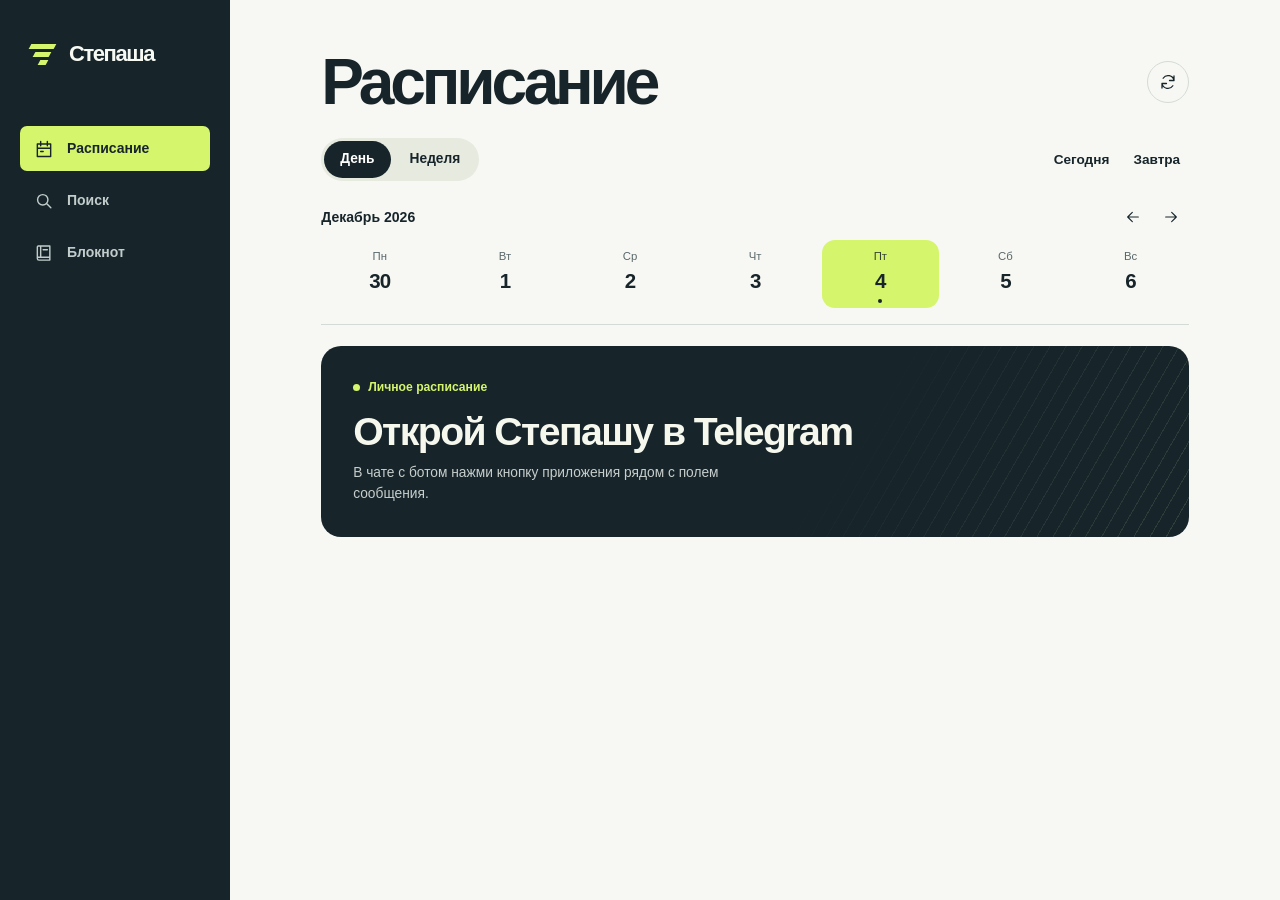
<file: miniapp/index.html>
<!doctype html>
<html lang="ru">
<head>
  <meta charset="utf-8">
  <meta name="viewport" content="width=device-width,initial-scale=1,viewport-fit=cover">
  <meta name="theme-color" content="#17252b">
  <title>Степаша · Расписание</title>
  <link rel="icon" href="./stepasha-avatar.jpg">
  <link rel="stylesheet" href="./shell.css?v=board1">
  <link rel="stylesheet" href="./agenda.css?v=board1">
  <link rel="stylesheet" href="./notebook.css?v=board1">
  <script defer src="https://telegram.org/js/telegram-web-app.js"></script>
  <script defer src="./shell.js?v=kemtip"></script>
  <script defer src="./agenda.js?v=group2"></script>
  <script defer src="./notebook.js?v=calendar1"></script>
</head>
<body>
  <a class="skip-link" href="#screen">К содержимому</a>
  <div class="layout">
    <header class="mast">
      <div class="identity">
        <span class="signet" aria-hidden="true"><i></i><i></i><i></i></span>
        <span class="wordmark">Степаша</span>
      </div>
      <nav class="destinations" aria-label="Основные разделы">
        <button type="button" data-route="day" aria-current="page"><span data-icon="calendar"></span>Расписание</button>
        <button type="button" data-route="search"><span data-icon="search"></span>Поиск</button>
        <button type="button" data-route="notebook"><span data-icon="book"></span>Блокнот</button>
      </nav>
      <div class="school" hidden><span class="school-dot" aria-hidden="true"></span><span id="school-name"></span></div>
    </header>
    <main id="screen" tabindex="-1">
      <p class="boot">Открываем расписание…</p>
      <noscript>Для просмотра расписания включи JavaScript.</noscript>
    </main>
  </div>
  <div id="notice" class="notice" role="status" aria-live="polite"></div>
</body>
</html>
</file>
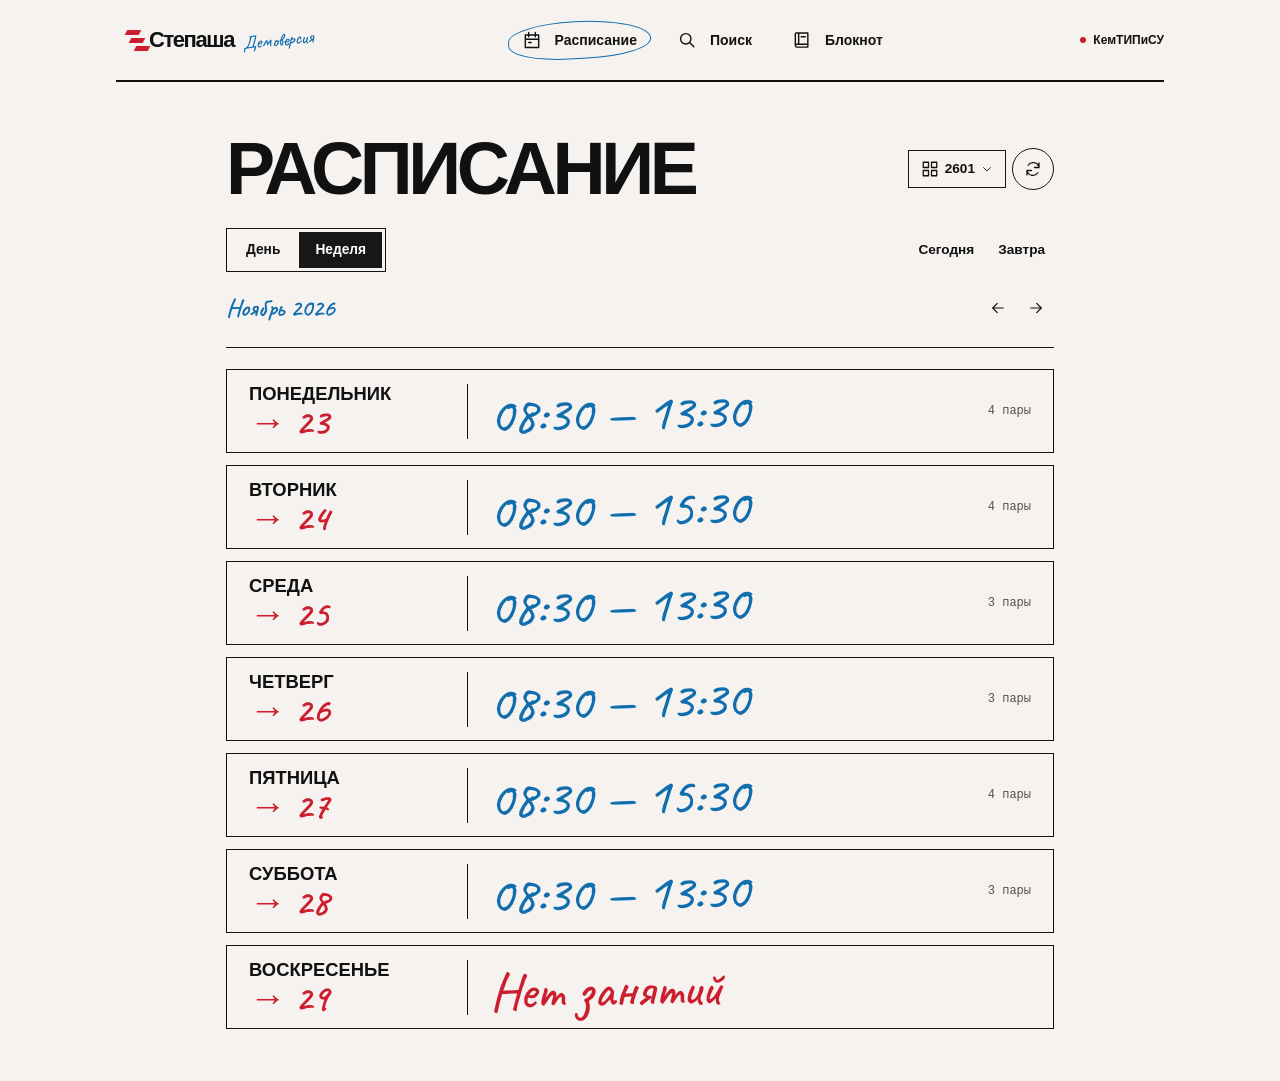
<file: miniapp/trial/index.html>
<!doctype html>
<html lang="ru">
<head>
  <meta charset="utf-8">
  <meta name="viewport" content="width=device-width,initial-scale=1,viewport-fit=cover">
  <meta name="theme-color" content="#17252b">
  <title>Степаша · Расписание</title>
  <link rel="icon" href="../stepasha-avatar.jpg">
  <link rel="stylesheet" href="../shell.css?v=board1">
  <link rel="stylesheet" href="../agenda.css?v=board1">
  <link rel="stylesheet" href="../notebook.css?v=board1">
  <link rel="stylesheet" href="./planner.css">
  <script defer src="./preview.js"></script>
  <script defer src="https://telegram.org/js/telegram-web-app.js"></script>
  <script defer src="../shell.js?v=kemtip"></script>
  <script defer src="../agenda.js?v=group2"></script>
  <script defer src="../notebook.js?v=calendar1"></script>
</head>
<body class="trial">
  <a class="skip-link" href="#screen">К содержимому</a>
  <div class="layout">
    <header class="mast">
      <div class="identity">
        <span class="signet" aria-hidden="true"><i></i><i></i><i></i></span>
        <span class="wordmark">Степаша</span>
      </div>
      <nav class="destinations" aria-label="Основные разделы">
        <button type="button" data-route="day" aria-current="page"><span data-icon="calendar"></span>Расписание</button>
        <button type="button" data-route="search"><span data-icon="search"></span>Поиск</button>
        <button type="button" data-route="notebook"><span data-icon="book"></span>Блокнот</button>
      </nav>
      <div class="school" hidden><span class="school-dot" aria-hidden="true"></span><span id="school-name"></span></div>
    </header>
    <main id="screen" tabindex="-1">
      <p class="boot">Открываем расписание…</p>
      <noscript>Для просмотра расписания включи JavaScript.</noscript>
    </main>
  </div>
  <div id="notice" class="notice" role="status" aria-live="polite"></div>
</body>
</html>
</file>
<file: miniapp/shell.css>
:root {
  color-scheme: light;
  --paper: #f7f8f3;
  --surface: #ffffff;
  --ink: #17252b;
  --navy: #17252b;
  --muted: #59676b;
  --line: #d4dbd6;
  --accent: #d5f56c;
  --mono: ui-monospace, "SFMono-Regular", Consolas, monospace;
  --gutter: clamp(16px, 5vw, 46px);
  font: 16px/1.5 Inter, -apple-system, BlinkMacSystemFont, "Segoe UI", sans-serif;
  color: var(--ink);
  background: var(--paper);
}
* { box-sizing: border-box; }
[hidden] { display: none !important; }
body { margin: 0; }
button, select, input, textarea { font: inherit; color: inherit; }
button { cursor: pointer; touch-action: manipulation; }
button:disabled { cursor: default; }
h1, h2, h3, p { margin: 0; }
:focus-visible { outline: 3px solid #377fcb; outline-offset: 3px; }
.skip-link { position: fixed; z-index: 30; top: 6px; left: 8px; padding: 8px; background: white; transform: translateY(-160%); }
.skip-link:focus { transform: none; }
.layout { min-height: 100vh; min-height: 100dvh; }
.mast {
  display: grid;
  grid-template: "brand school" auto "nav nav" auto / 1fr auto;
  align-items: center;
  gap: 13px 8px;
  color: #f7faf3;
  background: var(--navy);
  padding: calc(14px + env(safe-area-inset-top)) max(var(--gutter), env(safe-area-inset-right)) 0 max(var(--gutter), env(safe-area-inset-left));
}
.identity { grid-area: brand; display: inline-flex; align-items: center; gap: 9px; }
.wordmark { font-size: 22px; line-height: 1; letter-spacing: -.065em; font-weight: 800; }
.signet { display: flex; flex-flow: column; justify-content: center; gap: 3px; width: 30px; height: 32px; }
.signet i { display: block; height: 5px; width: 25px; transform: skewX(-28deg); background: var(--accent); }
.signet i:nth-child(2) { width: 16px; margin-left: 4px; }
.signet i:nth-child(3) { width: 8px; margin-left: 9px; }
.school { grid-area: school; display: flex; align-items: center; gap: 7px; min-width: 0; font-size: 12px; font-weight: 600; color: #d3d9d7; }
.school-dot { width: 6px; height: 6px; border-radius: 50%; flex: none; background: var(--accent); }
.destinations { grid-area: nav; display: grid; grid-template-columns: 1.2fr 1fr 1fr; gap: 4px; }
.destinations button {
  display: inline-flex; justify-content: center; align-items: center; gap: 7px; min-height: 44px; min-width: 0;
  padding: 5px 0 7px; color: #c2cccb; font-size: 14px; font-weight: 600;
  background: none; border: 0; border-bottom: 3px solid transparent;
}
.destinations button[aria-current="page"] { border-color: var(--accent); color: var(--accent); }
.destinations button:hover { color: white; }
.destinations [data-icon] { display: inline-flex; }
.icon { width: 20px; height: 20px; flex: none; vertical-align: middle; }
#screen { width: 100%; max-width: 960px; min-width: 0; margin-inline: auto; padding: clamp(22px, 4vw, 48px) max(var(--gutter), env(safe-area-inset-right)) calc(40px + env(safe-area-inset-bottom)) max(var(--gutter), env(safe-area-inset-left)); overflow-wrap: anywhere; }
#screen:focus { outline: none; }
.boot { color: var(--muted); }
.notice { position: fixed; z-index: 10; left: 50%; bottom: calc(16px + env(safe-area-inset-bottom)); width: max-content; max-width: calc(100% - 32px); border-radius: 8px; color: white; background: var(--navy); pointer-events: none; }
.notice:not(:empty) { padding: 10px 16px; box-shadow: 0 3px 18px #13252c26; }
.notice { transform: translateX(-50%); }
@media (max-width: 879px) and (min-height: 480px) {
  /* The brand scrolls away. Only the section switcher stays within reach. */
  .mast { position: sticky; top: -59px; z-index: 4; }
  html { scroll-padding-top: calc(56px + env(safe-area-inset-top)); }
}
@media (max-width: 350px) {
  .destinations button { font-size: 13px; gap: 5px; }
  .destinations .icon { width: 16px; height: 16px; }
}
@media (min-width: 880px) {
  .layout { display: grid; grid-template-columns: clamp(204px, 18vw, 264px) minmax(0,1fr); align-items: start; }
  .mast { position: sticky; top: 0; height: 100vh; height: 100dvh; grid-template: "brand" auto "nav" 1fr "school" auto / 1fr; align-items: start; gap: 56px; padding: 38px 20px 30px; }
  .identity { margin-inline: 10px; }
  .destinations { display: flex; flex-direction: column; gap: 7px; }
  .destinations button { justify-content: flex-start; padding: 12px 14px; border: 0; border-radius: 7px; gap: 13px; }
  .destinations button[aria-current="page"] { color: var(--ink); background: var(--accent); }
  .school { margin-inline: 10px; border-top: 1px solid #435157; padding-top: 15px; }
}
@media (prefers-reduced-motion: reduce) {
  *, *::before, *::after { animation-duration: .001ms !important; transition-duration: .001ms !important; scroll-behavior: auto !important; }
}
</file>
<file: miniapp/agenda.css>
.ag {
  --ag-soft: #e7eadf;
  --ag-active: #34442e;
  --ag-focus: #51760d;
  min-width: 0;
  color: var(--ink);
}
.ag h1, .ag h2, .ag h3, .ag h4, .ag p { margin: 0; }
.ag button, .ag select, .ag input, .ag textarea { font: inherit; }
.ag button, .ag select { cursor: pointer; }
.ag button { color: inherit; }
.ag svg { flex: none; width: 18px; height: 18px; }
.ag button:focus-visible, .ag input:focus-visible, .ag textarea:focus-visible,
.ag summary:focus-visible, .ag-group:focus-within {
  outline: 2px solid var(--ag-focus); outline-offset: 3px;
}
.ag-heading, .ag-heading-tools, .ag-selector-row, .ag-month, .ag-month-nav,
.ag-subhead, .ag-back, .ag-jump, .ag-retry, .ag-action, .ag-group, .ag-segments { display: flex; align-items: center; }
.ag-heading { justify-content: space-between; gap: 12px; flex-wrap: wrap; }
.ag-heading h1 { font-size: clamp(2.1rem, 5.6vw, 4rem); letter-spacing: -.065em; font-weight: 760; line-height: 1.07; }
.ag-heading-tools { gap: 6px; min-width: 0; max-width: 100%; }
.ag-group { position: relative; gap: 6px; max-width: 190px; background: var(--surface); border: 1px solid var(--line); border-radius: 999px; padding: 8px 12px; font-size: .85rem; font-weight: 600; }
.ag-group span { white-space: nowrap; text-overflow: ellipsis; overflow: hidden; }
.ag-group svg:last-of-type { width: 12px; height: 12px; transform: rotate(90deg); }
.ag-group select { position: absolute; inset: 0; opacity: 0; width: 100%; }
.ag button.ag-action { padding: 0; justify-content: center; width: 42px; height: 42px; background: transparent; border: 1px solid var(--line); border-radius: 50%; }
.ag-selector-row { gap: 6px; flex-wrap: wrap; margin: 22px 0 18px; }
.ag-segments { gap: 3px; background: var(--ag-soft); border-radius: 999px; padding: 3px; width: fit-content; max-width: 100%; }
.ag-segments button { border: 0; border-radius: 999px; background: transparent; padding: 8px 16px; min-height: 36px; font-size: .86rem; font-weight: 650; }
.ag-segments [aria-pressed=true] { background: var(--navy); color: white; }
.ag button.ag-jump, .ag-back, .ag-retry {
  background: transparent; border: 0; min-height: 40px; padding: 6px 9px; font-size: .85rem; font-weight: 650; gap: 6px;
}
.ag-selector-row .ag-jump:first-of-type { margin-left: auto; }
.ag-month { justify-content: space-between; margin-bottom: 5px; }
.ag-month strong { font-size: .88rem; font-weight: 630; }
.ag-month-nav { gap: 2px; }
.ag-month-nav button.ag-action { border: 0; width: 36px; height: 36px; }
.ag-month-nav svg { width: 16px; height: 16px; }
.ag-strip { display: grid; grid-template-columns: repeat(7,minmax(0,1fr)); gap: 5px; }
.ag button.ag-date { position: relative; display: grid; place-content: center; gap: 1px; border: 1px solid transparent; border-radius: 13px; background: transparent; color: var(--ink); min-height: 62px; padding: 5px 0 8px; }
.ag-date span { font-size: .71rem; color: var(--muted); }
.ag-date b { font-size: 1.28rem; font-variant-numeric: tabular-nums; letter-spacing: -.045em; }
.ag button.ag-date.chosen { background: var(--accent); }
.ag-date.chosen span { color: var(--ag-active); }
.ag-date.today::after { content:''; position:absolute; bottom: 4px; left: calc(50% - 2px); width: 4px; height: 4px; background: currentColor; border-radius: 50%; }
.ag-controls { border-bottom: 1px solid var(--line); padding-bottom: 15px; }
.ag-results { margin-top: 21px; }
.ag-ticket {
  position: relative; isolation: isolate; overflow: hidden; color: #f6f8ee;
  display: grid; grid-template-columns: minmax(0,1fr) auto;
  gap: 16px; padding: clamp(20px, 4vw, 32px); background: var(--navy);
  border-radius: 20px; margin-bottom: 22px;
}
.ag-ticket::after {
  content: ''; position: absolute; z-index: -1; pointer-events: none;
  width: 54%; right: -16%; top: -70%; bottom: -90%; opacity: .33;
  background: repeating-linear-gradient(90deg, transparent 0 13px, #7b916e 13px 14px);
  transform: rotate(30deg); mask-image: linear-gradient(90deg, transparent, black);
}
.ag-ticket-content { min-width: 0; }
.ag-ticket-label { display: flex; align-items: center; gap: 8px; color: var(--accent); font-size: .76rem; font-weight: 650; }
.ag-ticket-label i { background: var(--accent); height: 7px; width: 7px; border-radius: 50%; }
.ag-ticket h2 { font-size: clamp(1.5rem, 4vw, 2.45rem); font-weight: 640; line-height: 1.1; letter-spacing: -.04em; overflow-wrap: anywhere; margin-top: 14px; }
.ag-ticket p { max-width: 50ch; color: #c7cecb; font-size: .86rem; line-height: 1.5; margin-top: 10px; overflow-wrap: anywhere; }
.ag-ticket-stub { display: flex; flex-direction: column; justify-content: center; align-items: flex-end; border-inline-start: 1px dashed #687273; padding-inline-start: 15px; }
.ag-ticket-stub strong { font-size: clamp(1.6rem, 4vw, 2.8rem); font-weight: 550; letter-spacing: -.065em; font-variant-numeric: tabular-nums; }
.ag-ticket-stub span { color: var(--accent); font-size: .75rem; font-weight: 550; }
.ag-subhead { justify-content: space-between; gap: 12px; margin-bottom: 10px; }
.ag-subhead h3, .ag-entity { letter-spacing: -.035em; line-height: 1.18; overflow-wrap: anywhere; }
.ag-subhead h3 { font-size: clamp(1.1rem, 3vw, 1.6rem); }
.ag-subhead>span { white-space: nowrap; color: var(--muted); font-size: .82rem; }
.ag-lines, .ag-index { padding: 0; margin: 0; list-style: none; }
.ag-line { display: grid; grid-template-columns: 54px minmax(0,1fr); gap: 12px; }
.ag-time { white-space: nowrap; padding-top: 15px; display: flex; flex-direction: column; align-items: flex-end; line-height: 1.4; font-variant-numeric: tabular-nums; }
.ag-time b { font-size: .99rem; letter-spacing: -.045em; }
.ag-time small { font-size: .78rem; color: var(--muted); }
.ag-entry { position: relative; min-width: 0; display: grid; grid-template-columns: minmax(0,1fr) auto; align-content: start; gap: 4px; border-left: 1px solid var(--line); padding: 15px 0 16px 18px; }
.ag-entry::before { content:''; position: absolute; left: -4px; top: 21px; width: 7px; height: 7px; border: 1px solid var(--muted); border-radius: 50%; background: var(--paper); }
.ag-line.live .ag-entry::before { background: var(--accent); border-color: var(--ink); }
.ag-ordinal { color: var(--muted); font-size: .75rem; font-weight: 600; }
.ag-entry h4 { font-size: 1.07rem; line-height: 1.3; letter-spacing: -.025em; font-weight: 675; overflow-wrap: anywhere; margin: 2px 0 5px; }
.ag-entry-body { min-width: 0; }
.ag-meta { display: flex; flex-wrap: wrap; gap: 3px 12px; }
.ag-meta span { display: inline-flex; align-items: baseline; gap: 4px; max-width: 100%; font-size: .81rem; color: var(--muted); overflow-wrap: anywhere; }
.ag-meta svg { width: 13px; height: 13px; align-self: center; }
.ag button.ag-mark { width: 42px; height: 42px; align-self: start; padding: 0; background: transparent; border: 0; border-radius: 50%; color: var(--muted); }
.ag .ag-mark[aria-pressed=true] { color: var(--ag-active); background: var(--ag-soft); }
.ag-mark[aria-pressed=true] svg { fill: currentColor; }
.ag-gap { margin-left: 66px; border-left: 1px dashed var(--line); padding: 3px 0 6px 18px; font-size: .77rem; color: var(--muted); }
.ag-note { grid-column: 1/-1; }
.ag-note summary { width: fit-content; display: flex; align-items: center; gap: 5px; padding: 6px 0; cursor: pointer; color: var(--muted); font-size: .77rem; list-style: none; }
.ag-note summary::-webkit-details-marker { display:none; }
.ag-note svg { width: 13px; height: 13px; }
.ag-note textarea, .ag-find { display: flex; width: 100%; background: var(--surface); border: 1px solid var(--line); border-radius: 12px; }
.ag-note textarea { color: inherit; padding: 9px 12px; resize: vertical; font-size: 1rem; }
.ag-weekday+.ag-weekday { margin-top: 19px; padding-top: 14px; border-top: 1px solid var(--line); }
.ag-directory { margin-top: 20px; }
.ag-find { align-items: center; gap: 9px; padding: 0 13px; margin-top: 14px; }
.ag-find:focus-within { border-color: var(--ag-focus); }
.ag-find input { width: 100%; min-width: 0; min-height: 46px; border: 0; background: transparent; color: inherit; font-size: 16px; outline: none; }
.ag-index li+li { border-top: 1px solid var(--line); }
.ag-index button { display: flex; align-items: center; text-align: left; gap: 12px; width: 100%; border: 0; background: transparent; padding: 10px 0; min-height: 54px; }
.ag-index-icon { display: grid; place-items: center; width: 34px; height: 34px; border-radius: 10px; color: var(--ag-active); background: var(--ag-soft); }
.ag-index b { flex: 1; min-width: 0; overflow-wrap: anywhere; font-size: .98rem; }
.ag-index button>svg { color: var(--muted); }
.ag button.ag-back { margin: 12px 0 2px; padding-left: 0; color: var(--muted); }
.ag h2.ag-entity { font-size: 1.65rem; margin-bottom: 6px; }
.ag p.ag-empty, .ag-load { padding: 18px 0; font-size: .94rem; color: var(--muted); }
.ag button.ag-retry { border: 1px solid var(--line); border-radius: 999px; padding: 8px 15px; }
@media (min-width: 700px) {
  .ag-strip { gap: 8px; }
  .ag button.ag-date { min-height: 68px; }
  .ag-controls { margin-top: 6px; padding-bottom: 16px; }
}
@media (max-width: 460px) {
  .ag-heading { align-items: flex-start; gap: 7px; }
  .ag-group { max-width: 133px; }
  .ag-group svg:first-child { display: none; }
  .ag button.ag-date { min-height: 55px; }
  .ag-selector-row { margin: 15px 0 7px; }
  .ag-ticket { grid-template-columns: minmax(0,1fr); gap: 12px; }
  .ag-ticket-stub { flex-direction: row; justify-content: space-between; align-items: center; gap: 8px; padding: 12px 0 0; border-inline-start: 0; border-top: 1px dashed #687273; }
  .ag-line { grid-template-columns: max(48px, 5ch) minmax(0,1fr); gap: 9px; }
  .ag-gap { margin-left: 49px; }
  .ag-entry { padding-left: 13px; }
}
@media (hover: hover) {
  .ag button:hover, .ag-note summary:hover { color: var(--ag-focus); }
  .ag .ag-segments [aria-pressed=true]:hover { color: white; }
}
</file>
<file: miniapp/notebook.css>
.nb {
  width: 100%;
  max-width: 760px;
  margin: 0 auto;
  padding-bottom: 1.5rem;
  color: var(--ink);
  overflow-wrap: anywhere;
}
.nb button, .nb input, .nb select, .nb textarea { font: inherit; }
.nb button { cursor: pointer; color: inherit; }
.nb svg { width: 19px; height: 19px; flex: none; }
.nb-heading { margin: 12px 0 30px; }
.nb h1 { margin: 0; font-size: clamp(2.25rem, 8vw, 3.85rem); line-height: 1.03; letter-spacing: -.055em; }
.nb h2 { font-size: 1.2rem; line-height: 1.25; letter-spacing: -.035em; margin: 0; }
.nb-heading p, .nb-empty { color: var(--muted); font-size: .88rem; line-height: 1.5; margin: .5rem 0; }
.nb-block {
  border-top: 2px solid var(--ink);
  padding: 3px 0 17px;
  margin: 16px 0;
}
.nb-section-head, .nb-row, .nb-entry, .nb-controls, .nb-action,
.nb-lesson, .nb-task, .nb-icon, .nb-metric { display: flex; align-items: center; }
.nb-section-head { justify-content: space-between; gap: 8px; }
.nb-action {
  gap: .5rem;
  justify-content: center;
  min-height: 44px;
  padding: .55rem .9rem;
  border: 1px solid var(--line);
  border-radius: 9px;
  background: var(--surface);
  font-size: .85rem;
  font-weight: 650;
}
.nb .nb-primary { background: var(--navy); border-color: var(--navy); color: white; }
.nb .nb-primary svg { color: var(--accent); }
.nb-block > .nb-primary { margin-top: .65rem; }
.nb .nb-quiet, .nb .nb-back {
  padding: .4rem .15rem;
  background: none;
  border: none;
  font-size: .82rem;
}
.nb .nb-quiet { flex-direction: row-reverse; }
.nb .nb-back { margin-bottom: .5rem; }
.nb-row {
  border-bottom: 1px solid var(--line);
  gap: 12px;
  min-height: 55px;
  padding: 6px 0;
  justify-content: space-between;
}
.nb-row strong, .nb-menu strong { font-size: .97rem; font-weight: 650; line-height: 1.4; }
.nb-row small, .nb-row em, .nb-menu small {
  display: block;
  color: var(--muted);
  font-size: .79rem;
  line-height: 1.4;
  margin-top: .2rem;
}
.nb-row em { font-style: normal; white-space: pre-wrap; }
.nb-lesson, .nb-task, .nb-entry { flex: 1; min-width: 0; gap: 12px; }
.nb-lesson, .nb-task { min-height: 44px; padding: 4px 0; }
.nb-lesson, .nb-icon { background: transparent; border: none; text-align: left; }
.nb-lesson > svg { color: var(--muted); }
.nb-task { cursor: pointer; }
.nb-task input { accent-color: var(--navy); width: 21px; height: 21px; flex: none; margin: 0; }
.nb-task input:checked + span strong { color: var(--muted); text-decoration: line-through; }
.nb .nb-icon { width: 44px; height: 44px; justify-content: center; color: var(--muted); }
.nb-icon:hover, .nb-action:hover, .nb-menu-item:hover { filter: brightness(.9); }
.nb-menu { display: grid; border-top: 1px solid var(--ink); }
.nb-menu-item {
  width: 100%;
  min-height: 58px;
  display: grid;
  align-items: center;
  grid-template-columns: 24px minmax(0,1fr) auto 16px;
  gap: .6rem;
  padding: 9px .1rem;
  border: 0;
  border-bottom: 1px solid var(--line);
  background: transparent;
  text-align: left;
}
.nb-menu-item:last-child { grid-template-columns: 24px minmax(0,1fr) 16px; }
.nb-menu-item > span, .nb-icon { font-variant-numeric: tabular-nums; }
.nb-menu-item > svg:last-child { width: 16px; }
.nb-form { width: 100%; max-width: 32rem; display: grid; gap: 1rem; }
.nb-form h2 { margin: .4rem 0; }
.nb-form label {
  display: grid;
  gap: .4rem;
  min-width: 0;
  font-size: .85rem;
  font-weight: 650;
}
.nb .nb-form :is(input,select,textarea) {
  box-sizing: border-box;
  width: 100%;
  min-width: 0;
  min-height: 46px;
  padding: .65rem .75rem;
  font-size: 1rem;
  color: var(--ink);
  background: var(--surface);
  border: 1px solid var(--line);
  border-radius: 9px;
}
.nb-form textarea { resize: vertical; }
.nb-controls { gap: .5rem; flex-wrap: wrap; }
.nb .nb-remove { margin-inline-start: auto; background: transparent; border: 0; color: #91492f; }
.nb-metric { gap: 1rem; justify-content: space-between; border-top: 2px solid var(--ink); padding: .75rem 0; margin-bottom: 1rem; }
.nb-metric strong { font-size: 2.15rem; letter-spacing: -.05em; font-variant-numeric: tabular-nums; }
.nb-grade { display: grid; place-items: center; width: 34px; height: 34px; background: var(--accent); border-radius: 6px; color: var(--navy); }
.nb :focus-visible { outline: 2px solid var(--ink); outline-offset: 2px; }
</file>
<file: miniapp/trial/planner.css>
@font-face{font-family:Caveat;src:url('./caveat.ttf') format('truetype');font-weight:400 700;font-display:swap}
:root{--paper:#f5f2ef;--ink:#111;--navy:#171717;--muted:#55514e;--line:#171717;--accent:#1685d4;--pen:#106dae;--red:#cd1e30;--hand:Caveat,cursive}
.trial .layout{display:block;max-width:1140px;margin:auto}
.trial .mast{position:static;width:auto;height:auto;display:flex;flex-direction:row;align-items:center;justify-content:space-between;background:transparent;color:var(--ink);border-bottom:2px solid;margin:0 var(--gutter);padding:18px 0;gap:18px}
.trial .identity{gap:8px}.trial .signet{width:15px}.trial .signet i{background:var(--red);width:14px}
.demo-label{font:500 18px var(--hand);color:var(--pen);transform:rotate(-5deg)}
.trial .destinations{display:flex;gap:12px}.trial .destinations button{position:relative;color:var(--ink);border:0;padding:7px 14px;justify-content:center}
.trial .destinations button[aria-current=page]:after{content:'';position:absolute;inset:3px 0;border:1.8px solid var(--pen);border-radius:48% 54% 46% 43%;transform:rotate(-3deg);animation:ink .22s ease-out}
.trial .school{color:var(--ink);margin:0}.trial .school-dot{background:var(--red)}
.trial #screen{max-width:920px;padding-top:clamp(22px,4vw,50px)}
.trial .ag-heading h1,.trial .nb h1{text-transform:uppercase;font:900 clamp(2rem,6vw,4.6rem)/1 Arial,sans-serif;letter-spacing:-.06em}
.trial .ag-segments,.trial .ag-group,.trial .ag-date,.trial .nb-block,.trial .nb-menu,.trial .nb-action,.trial input,.trial textarea{border-radius:0}
.trial .ag-segments{border:1px solid;background:none}.trial .ag-segments button{border-radius:0}
.trial .ag{--ag-soft:#ece7e0;--ag-focus:var(--pen)}
.trial .ag-group{background:transparent}.trial .ag-month strong{font:600 25px var(--hand);color:var(--pen)}
.trial .ag-date b{font:650 29px var(--hand);color:var(--red)}.trial .ag button.ag-date.chosen{border:1px solid var(--ink);background:transparent}
.trial .ag-calendar:has(+ * ){min-width:0}
.trial .ag:has(.planner-day) .ag-strip{display:none}
.planner-day{display:grid;grid-template-columns:minmax(140px,28%) 1fr auto;align-items:center;gap:22px;width:100%;padding:13px 22px;margin:0 0 12px;border:1.7px solid var(--ink);background:transparent;text-align:left;min-height:84px}
.planner-label{border-right:1px solid;display:grid;line-height:1.1}.planner-label b{text-transform:uppercase;font-size:clamp(.78rem,2vw,1.15rem)}.planner-label em{font:650 37px/.95 var(--hand);color:var(--red)}
.planner-hours{font:500 clamp(27px,5vw,52px)/1 var(--hand);color:var(--pen);transform:rotate(-1deg)}.planner-hours.off{color:var(--red)}.planner-count{font:12px var(--mono);color:var(--muted)}
.planner-day:hover{background:white}.planner-day:hover .planner-hours,.trial .ag-jump:hover{text-decoration:underline;text-decoration-thickness:2px;text-underline-offset:5px}
.trial .ag-ticket{background:transparent;border:2px solid;border-radius:0;color:var(--ink)}.trial .ag-ticket::after{display:none}.trial .ag-ticket p,.trial .ag-ticket-stub span{color:var(--muted)}.trial .ag-ticket-stub strong,.trial .ag-time b,.trial .nb-metric{font-family:var(--hand);color:var(--pen)}.trial .ag-time b{font-size:22px}
.trial .ag-line{border-bottom:1px solid #b7b2ab}.trial .ag-line.live{background:white}.trial .nb-block,.trial .nb-menu{border:1px solid var(--ink);background:transparent}
@keyframes ink{from{clip-path:inset(0 100% 0 0)}to{clip-path:inset(0)}}
@media(max-width:650px){.trial .mast{flex-wrap:wrap;gap:8px;padding:12px 0 5px}.trial .destinations{width:100%;order:3;justify-content:space-between;gap:0}.trial .destinations button{padding:6px 8px}.planner-day{grid-template-columns:minmax(96px,37%) 1fr;gap:12px;padding:10px 12px;min-height:72px}.planner-count{display:none}.planner-label em{font-size:32px}.trial .ag-heading h1{font-size:clamp(30px,8vw,46px)}}
@media(prefers-reduced-motion:reduce){.trial *, .trial *::after{animation:none!important;transition:none!important}}
.trial .destinations{flex-direction:row}.trial .destinations button[aria-current=page]{background:transparent}.trial .school{border:0;padding:0}
</file>
